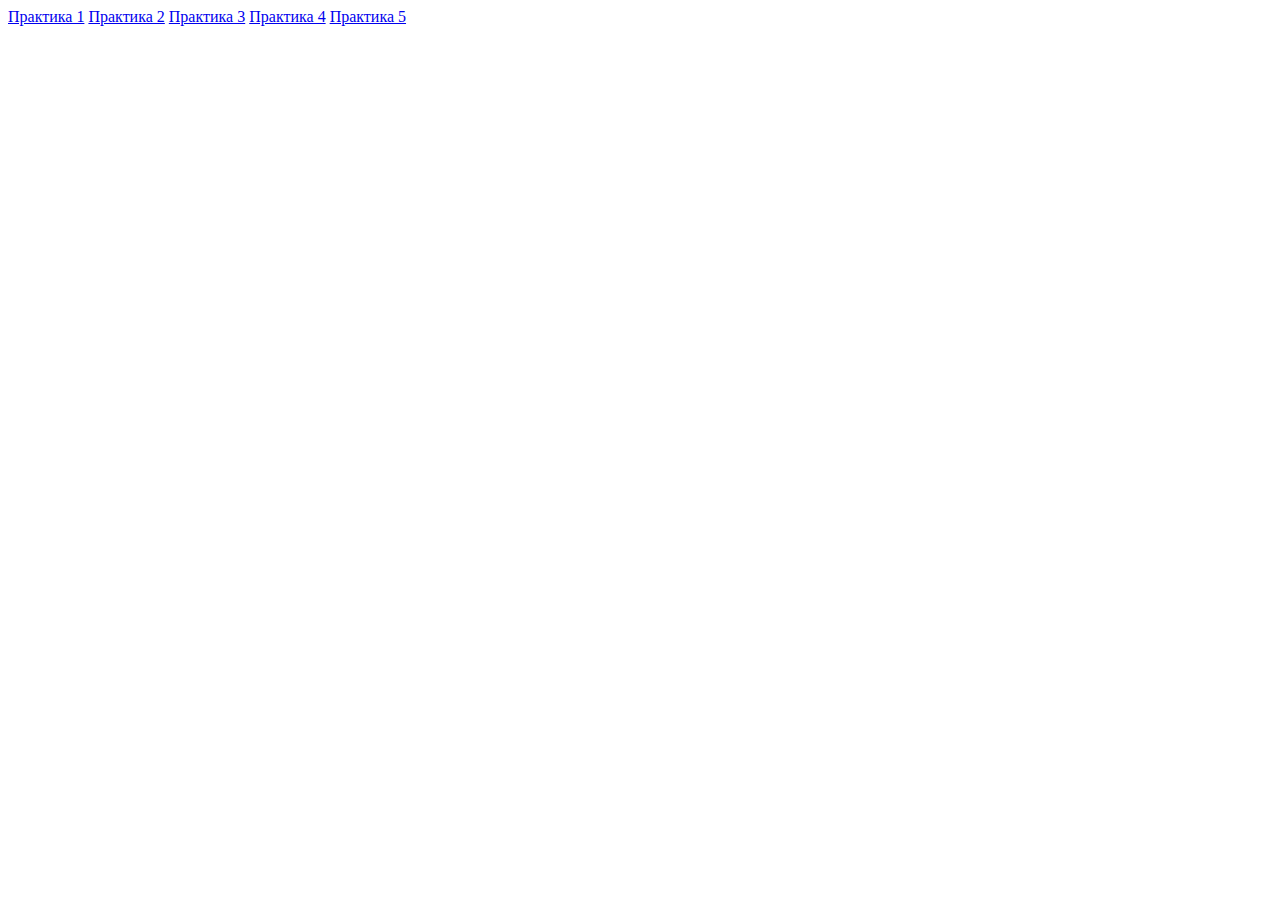
<file: index.html>
<!DOCTYPE html>
<html lang="en">
<head>
    <meta charset="UTF-8">
    <meta http-equiv="X-UA-Compatible" content="IE=edge">
    <meta name="viewport" content="width=device-width, initial-scale=1.0">
    <title>Document</title>
</head>
<body>
    <a href="1\index.html">Практика 1</a>
    <a href="2\index.html">Практика 2</a>
    <a href="3\index.html">Практика 3</a>
    <a href="4\index.html">Практика 4</a>
    <a href="5\index.html">Практика 5</a>
</body>
</html>
</file>
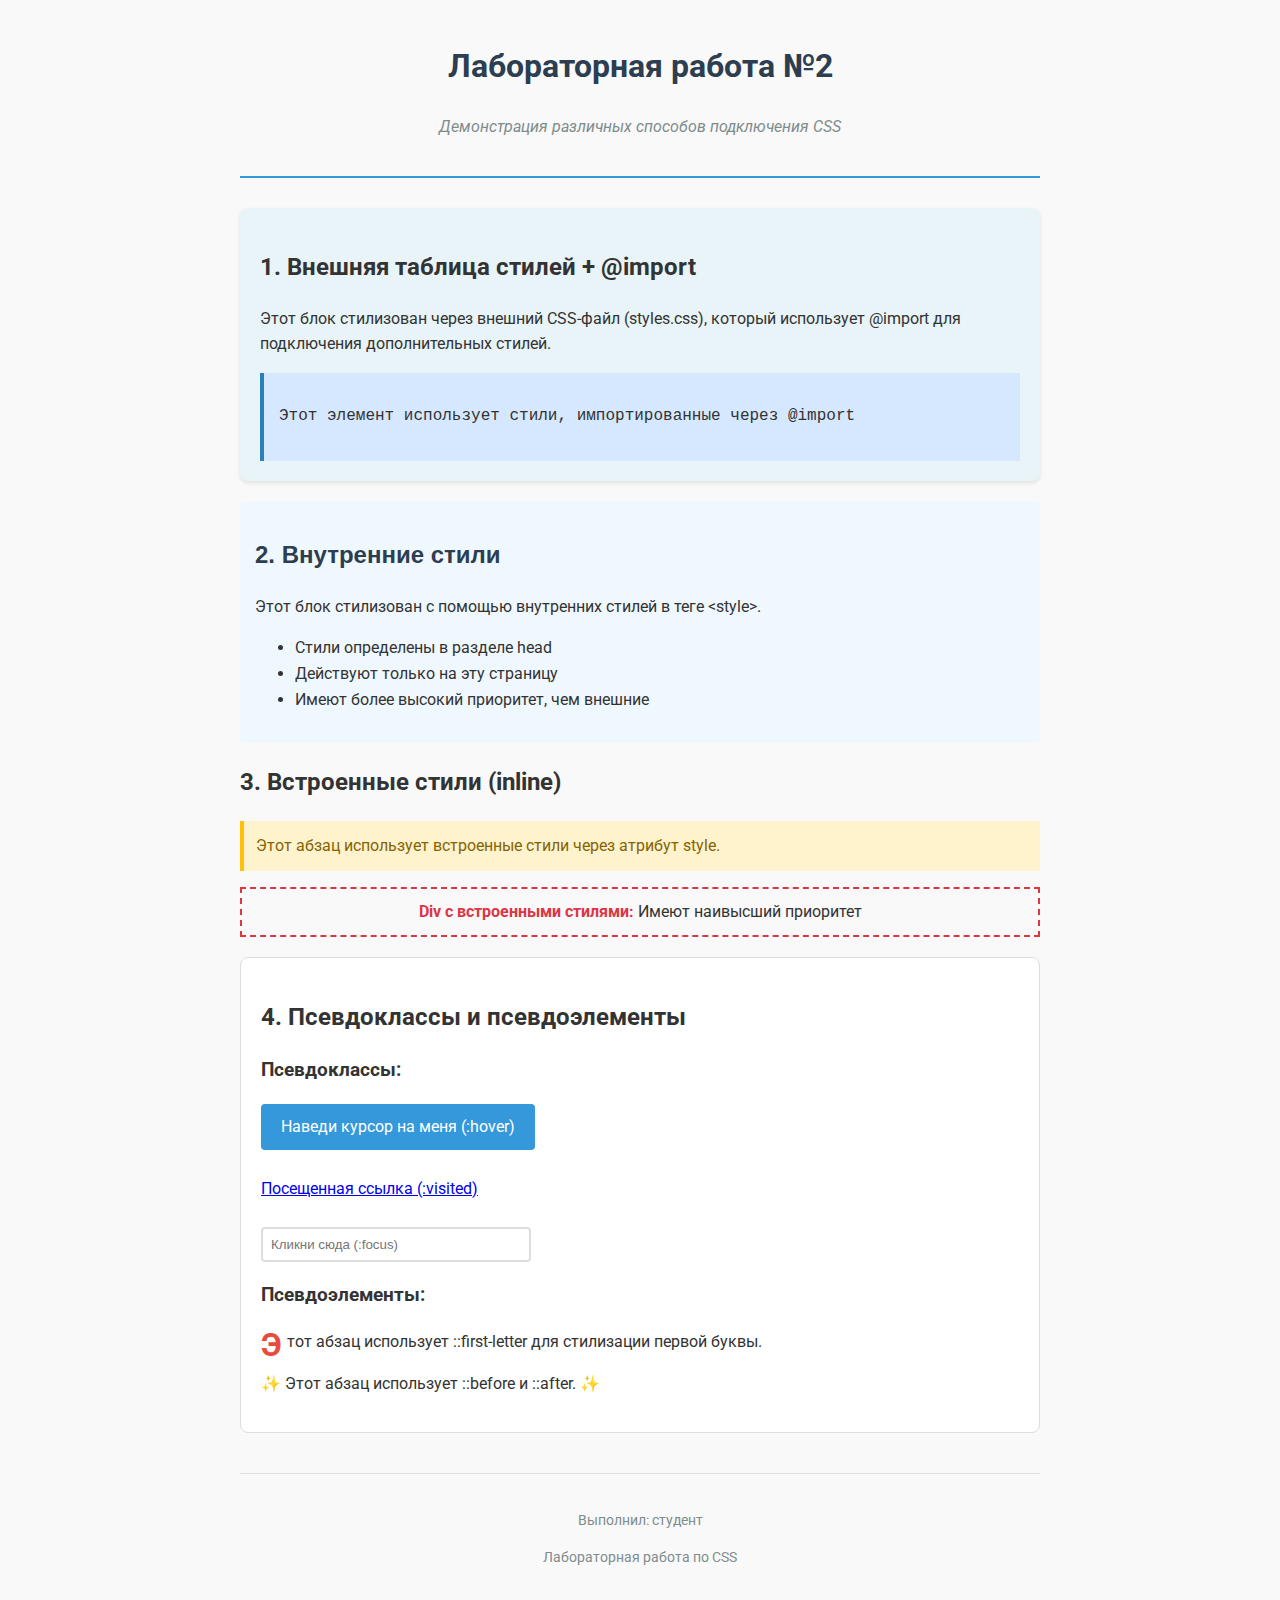
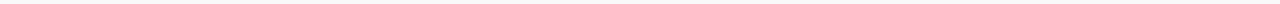
<file: Второе/index.html>
<!DOCTYPE html>
<html lang="ru">
<head>
    <meta charset="UTF-8">
    <meta name="viewport" content="width=device-width, initial-scale=1.0">
    <title>Лабораторная работа №2 - CSS</title>
    
    <!-- 1) Внешняя таблица стилей -->
    <link rel="stylesheet" href="style.css">
    
    <!-- 2) Внутренние стили -->
    <style>
        /* Внутренняя таблица стилей */
        .internal-style {
            background-color: #f0f8ff;
            padding: 15px;
            border-radius: 5px;
            margin: 10px 0;
        }
        
        .internal-title {
            color: #2c3e50;
            font-family: 'Segoe UI', Tahoma, Geneva, Verdana, sans-serif;
        }
    </style>
</head>
<body>
    <header>
        <h1>Лабораторная работа №2</h1>
        <p class="subtitle">Демонстрация различных способов подключения CSS</p>
    </header>

    <main>
        <!-- Раздел 1: Внешние стили + @import -->
        <section class="external-section">
            <h2>1. Внешняя таблица стилей + @import</h2>
            <p>Этот блок стилизован через внешний CSS-файл (styles.css), 
               который использует @import для подключения дополнительных стилей.</p>
            <div class="import-demo">
                <p>Этот элемент использует стили, импортированные через @import</p>
            </div>
        </section>

        <!-- Раздел 2: Внутренние стили -->
        <section class="internal-style">
            <h2 class="internal-title">2. Внутренние стили</h2>
            <p>Этот блок стилизован с помощью внутренних стилей в теге &lt;style&gt;.</p>
            <ul>
                <li>Стили определены в разделе head</li>
                <li>Действуют только на эту страницу</li>
                <li>Имеют более высокий приоритет, чем внешние</li>
            </ul>
        </section>

        <!-- Раздел 3: Встроенные стили -->
        <section>
            <h2>3. Встроенные стили (inline)</h2>
            <p style="background-color: #fff3cd; padding: 12px; border-left: 4px solid #ffc107; color: #856404;">
                Этот абзац использует встроенные стили через атрибут style.
            </p>
            <div style="margin: 15px 0; padding: 10px; border: 2px dashed #dc3545; text-align: center;">
                <span style="font-weight: bold; color: #dc3545;">Div с встроенными стилями:</span>
                Имеют наивысший приоритет
            </div>
        </section>

        <!-- Раздел 4: Псевдоклассы и псевдоэлементы -->
        <section class="pseudo-section">
            <h2>4. Псевдоклассы и псевдоэлементы</h2>
            
            <div class="pseudoclasses">
                <h3>Псевдоклассы:</h3>
                <a href="#hover-demo" class="hover-link">Наведи курсор на меня (:hover)</a><br><br>
                <a href="#visited-demo" class="visited-link">Посещенная ссылка (:visited)</a><br><br>
                <input type="text" class="focus-input" placeholder="Кликни сюда (:focus)">
            </div>
            
            <div class="pseudoelements">
                <h3>Псевдоэлементы:</h3>
                <p class="first-letter">Этот абзац использует ::first-letter для стилизации первой буквы.</p>
                <p class="before-after">Этот абзац использует ::before и ::after.</p>
            </div>
        </section>
    </main>

    <footer>
        <p>Выполнил: студент</p>
        <p>Лабораторная работа по CSS</p>
    </footer>
</body>
</html>
</file>
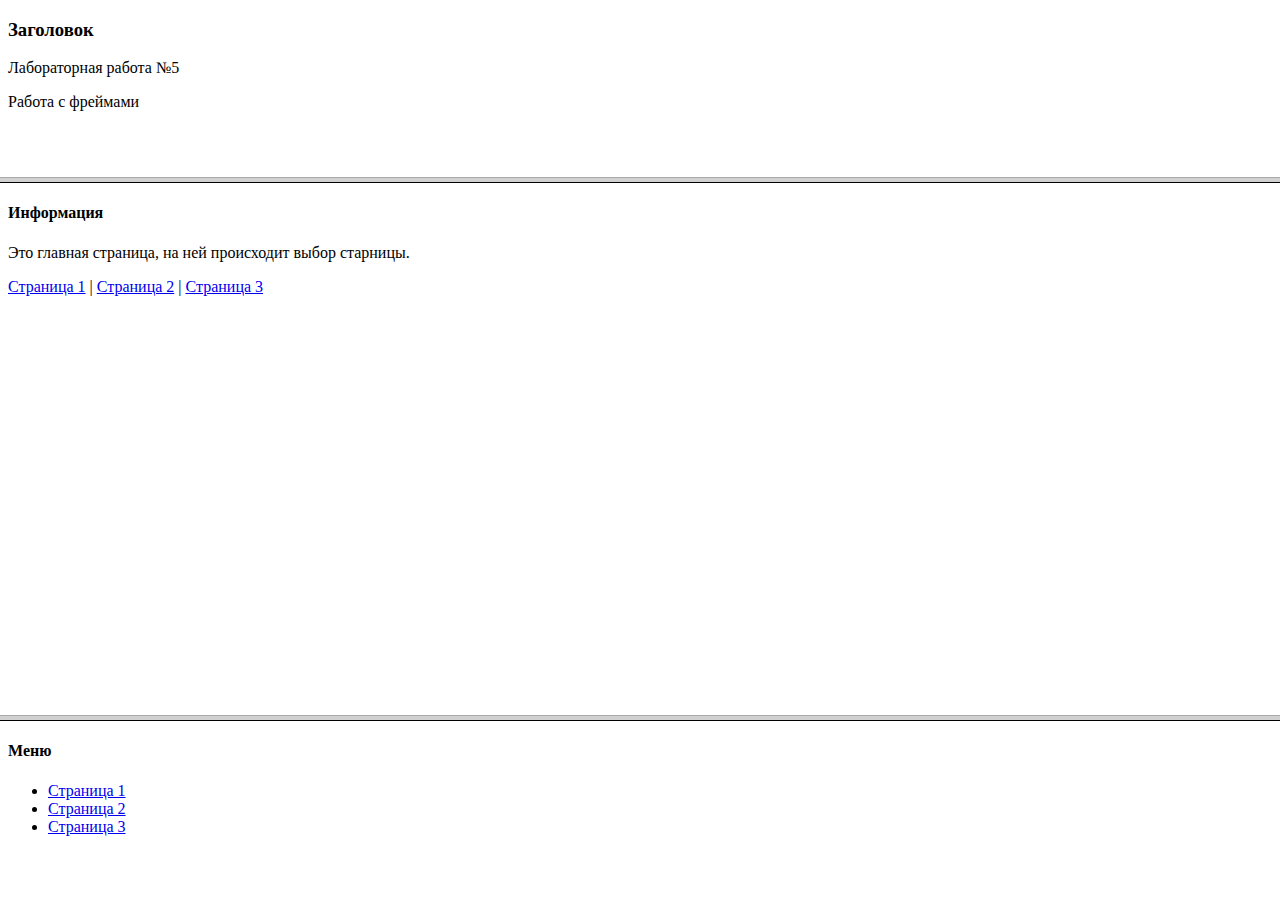
<file: Пятое/index.html>
<!DOCTYPE html>
<html>
<head>
    <meta charset="UTF-8">
    <title>ЛР5 Фреймы</title>
</head>
<frameset rows="50, 150, 50">
    <frame src="header.html" name="header">
    <frame src="info.html" name="info">
    <frame src="menu.html" name="menu">
</frameset>
</html>
</file>
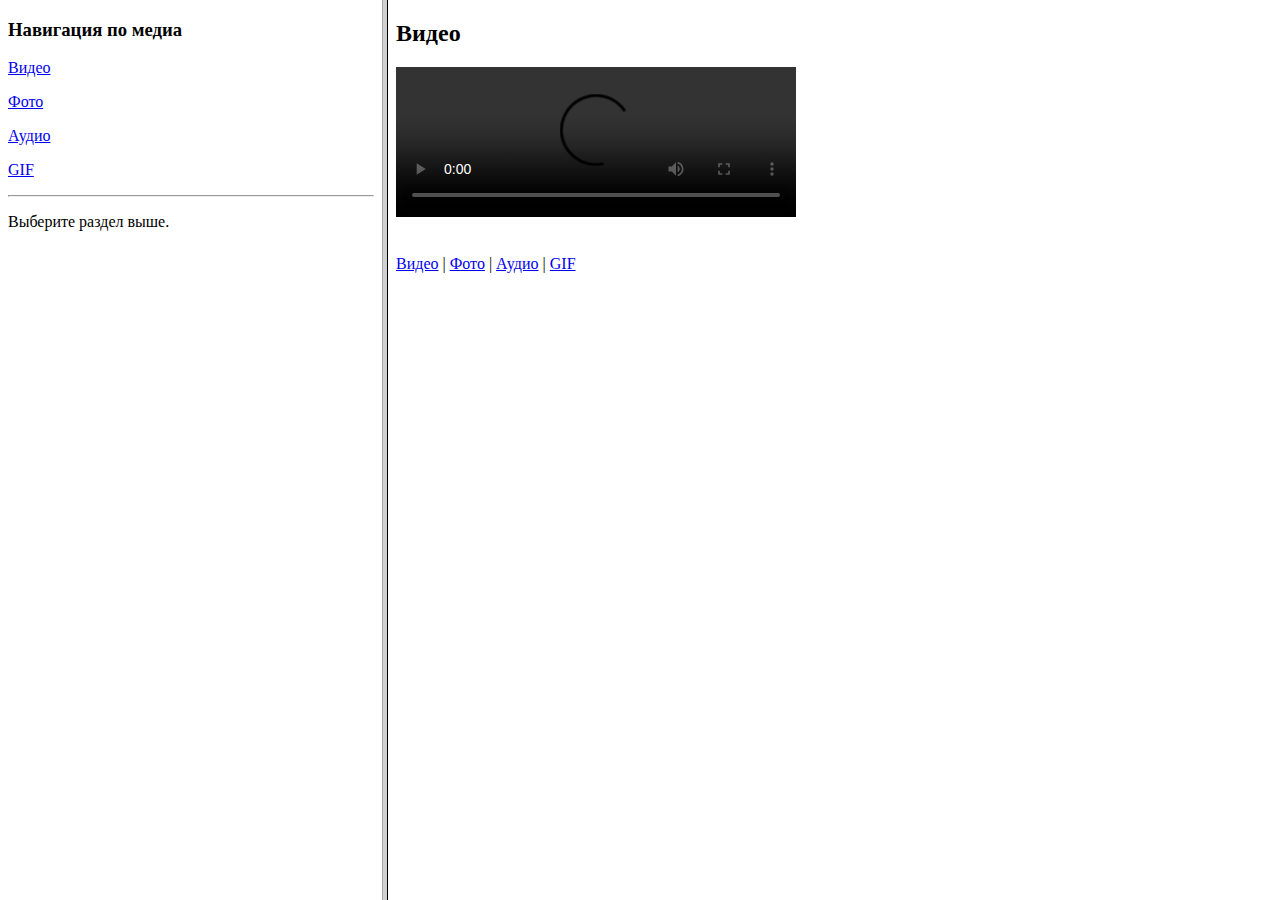
<file: Шестое/index.html>
<!DOCTYPE html>
<html lang="ru">
<head>
    <meta charset="UTF-8">
    <title>Лабораторная работа 6: Фреймы и медиа</title>
</head>
<!-- Набор фреймов: левый (меню) 20%, правый (информационный) 80% -->
<frameset cols="30%,70%">
    <frame src="menu.html" name="menu" noresize>
    <frame src="info.html" name="info" noresize>
</frameset>
</html>
</file>
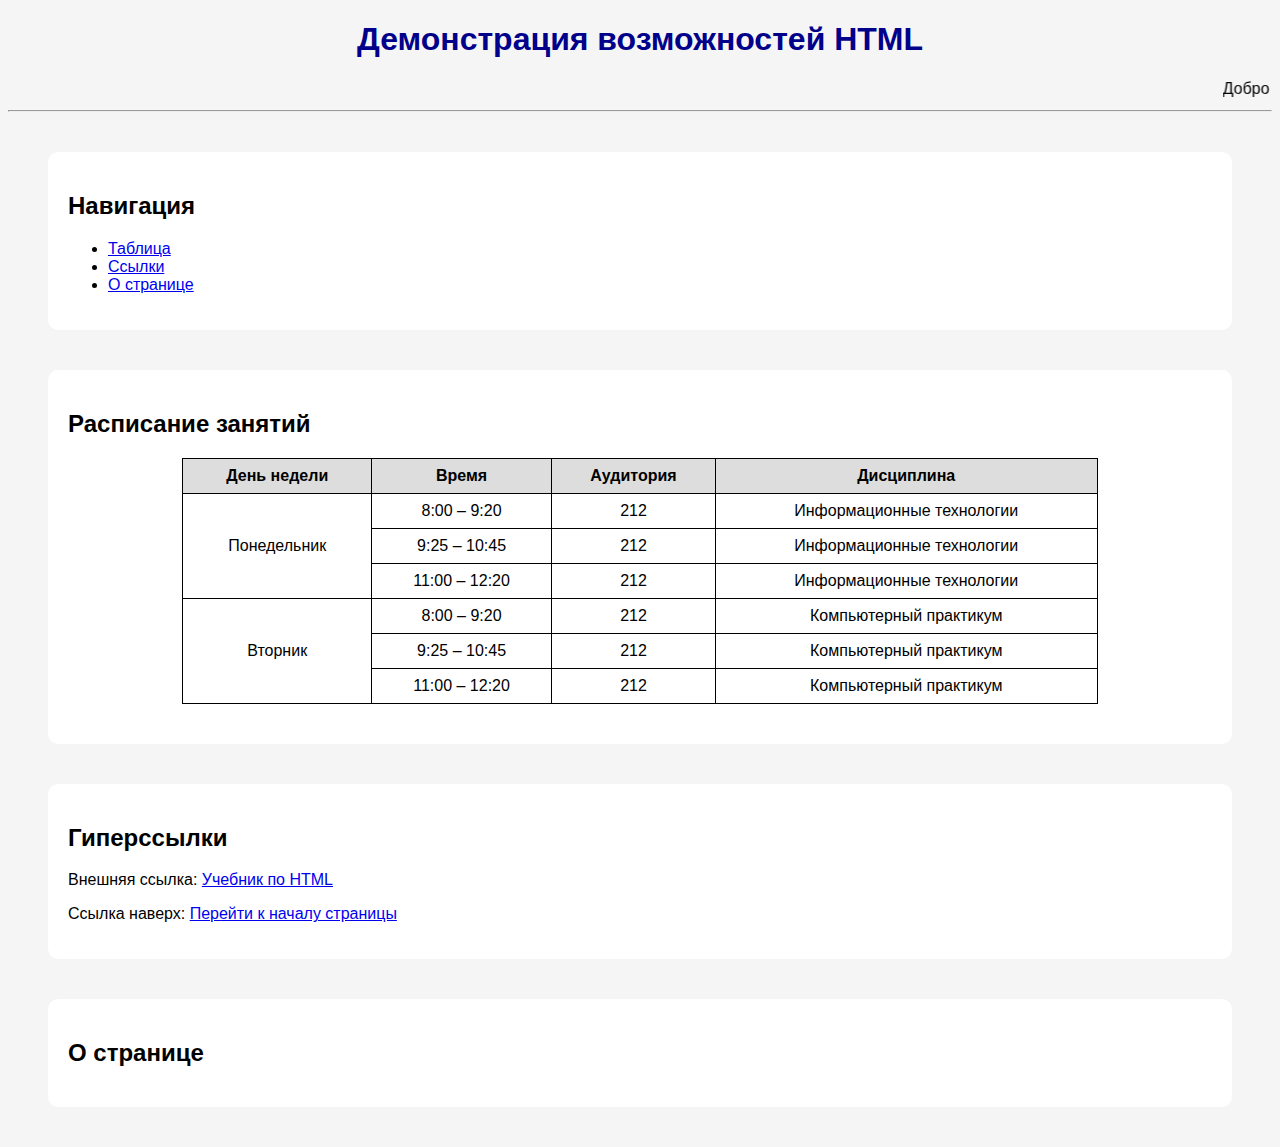
<file: 1 dop.html>
<!DOCTYPE html>
<html lang="ru">
<head>
    <meta charset="UTF-8">
    <meta name="description" content="Учебный пример HTML-документа">
    <meta name="author" content="Студент">
    <meta name="viewport" content="width=device-width, initial-scale=1.0">

    <title>Пример HTML-документа</title>

    <!-- Подключение внешнего CSS (пример) -->
    <link rel="sheet" href="style.css">

    <!-- Внутренние стили -->
    <style>
        body {
            font-family: Arial, sans-serif;
            background-color: #f5f5f5;
        }

        h1 {
            text-align: center;
            color: darkblue;
        }

        table {
            border-collapse: collapse;
            width: 80%;
            margin: 20px auto;
            background: white;
        }

        th, td {
            border: 1px solid black;
            padding: 8px;
            text-align: center;
        }

        th {
            background-color: #ddd;
        }

        .section {
            margin: 40px;
            padding: 20px;
            background: white;
            border-radius: 10px;
        }
    </style>
</head>

<body>

<!-- Якорь -->
<a id="top"></a>

<h1>Демонстрация возможностей HTML</h1>

<!-- Бегущая строка -->
<marquee behavior="scroll" direction="left" scrollamount="6">
    Добро пожаловать на учебную страницу по HTML!
</marquee>

<hr>

<!-- Навигация -->
<div class="section">
    <h2>Навигация</h2>

    <ul>
        <li><a href="#table">Таблица</a></li>
        <li><a href="#links">Ссылки</a></li>
        <li><a href="#about">О странице</a></li>
    </ul>
</div>

<!-- Таблица -->
<div class="section" id="table">

    <h2>Расписание занятий</h2>

    <table>

        <tr>
            <th>День недели</th>
            <th>Время</th>
            <th>Аудитория</th>
            <th>Дисциплина</th>
        </tr>

        <tr>
            <td rowspan="3">Понедельник</td>
            <td>8:00 – 9:20</td>
            <td>212</td>
            <td>Информационные технологии</td>
        </tr>

        <tr>
            <td>9:25 – 10:45</td>
            <td>212</td>
            <td>Информационные технологии</td>
        </tr>

        <tr>
            <td>11:00 – 12:20</td>
            <td>212</td>
            <td>Информационные технологии</td>
        </tr>

        <tr>
            <td rowspan="3">Вторник</td>
            <td>8:00 – 9:20</td>
            <td>212</td>
            <td>Компьютерный практикум</td>
        </tr>

        <tr>
            <td>9:25 – 10:45</td>
            <td>212</td>
            <td>Компьютерный практикум</td>
        </tr>

        <tr>
            <td>11:00 – 12:20</td>
            <td>212</td>
            <td>Компьютерный практикум</td>
        </tr>

    </table>

</div>

<!-- Ссылки -->
<div class="section" id="links">

    <h2>Гиперссылки</h2>

    <p>
        Внешняя ссылка:
        <a href="https://practicum.yandex.ru/blog/samouchitel-web-dizayn/?ysclid=mlgi0qi7og122902479" target="_blank">
            Учебник по HTML
        </a>
    </p>

    <p>
        Ссылка наверх:
        <a href="#top">Перейти к началу страницы</a>
    </p>

</div>

<!-- Информация -->
<div class="section" id="about">

    <h2>О странице</h2>

    <p>
        </p>

</body>
</html>
</file>
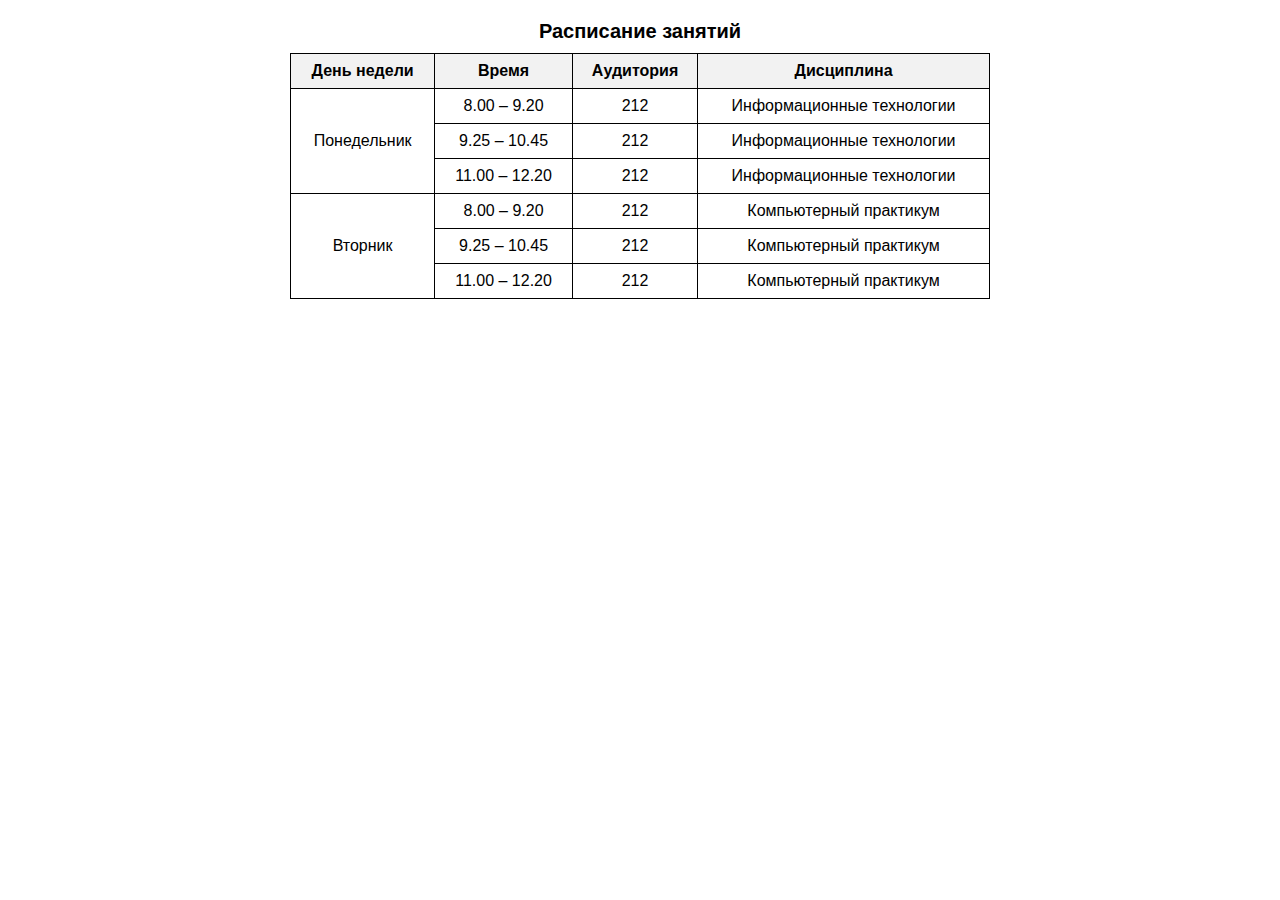
<file: 1.html>
<!DOCTYPE html>
<html lang="ru">
<head>
    <meta charset="UTF-8">
    <title>Расписание занятий</title>
    <style>
        table {
            border-collapse: collapse;
            width: 700px;
            margin: 20px auto;
            font-family: Arial, sans-serif;
        }

        th, td {
            border: 1px solid black;
            padding: 8px;
            text-align: center;
        }

        th {
            background-color: #f2f2f2;
        }

        caption {
            font-size: 20px;
            font-weight: bold;
            margin-bottom: 10px;
        }
    </style>
</head>
<body>

<table>
    <caption>Расписание занятий</caption>

    <tr>
        <th>День недели</th>
        <th>Время</th>
        <th>Аудитория</th>
        <th>Дисциплина</th>
    </tr>

    <!-- Понедельник -->
    <tr>
        <td rowspan="3">Понедельник</td>
        <td>8.00 – 9.20</td>
        <td>212</td>
        <td>Информационные технологии</td>
    </tr>
    <tr>
        <td>9.25 – 10.45</td>
        <td>212</td>
        <td>Информационные технологии</td>
    </tr>
    <tr>
        <td>11.00 – 12.20</td>
        <td>212</td>
        <td>Информационные технологии</td>
    </tr>

    <!-- Вторник -->
    <tr>
        <td rowspan="3">Вторник</td>
        <td>8.00 – 9.20</td>
        <td>212</td>
        <td>Компьютерный практикум</td>
    </tr>
    <tr>
        <td>9.25 – 10.45</td>
        <td>212</td>
        <td>Компьютерный практикум</td>
    </tr>
    <tr>
        <td>11.00 – 12.20</td>
        <td>212</td>
        <td>Компьютерный практикум</td>
    </tr>

   
</table>

</body>
</html>
</file>
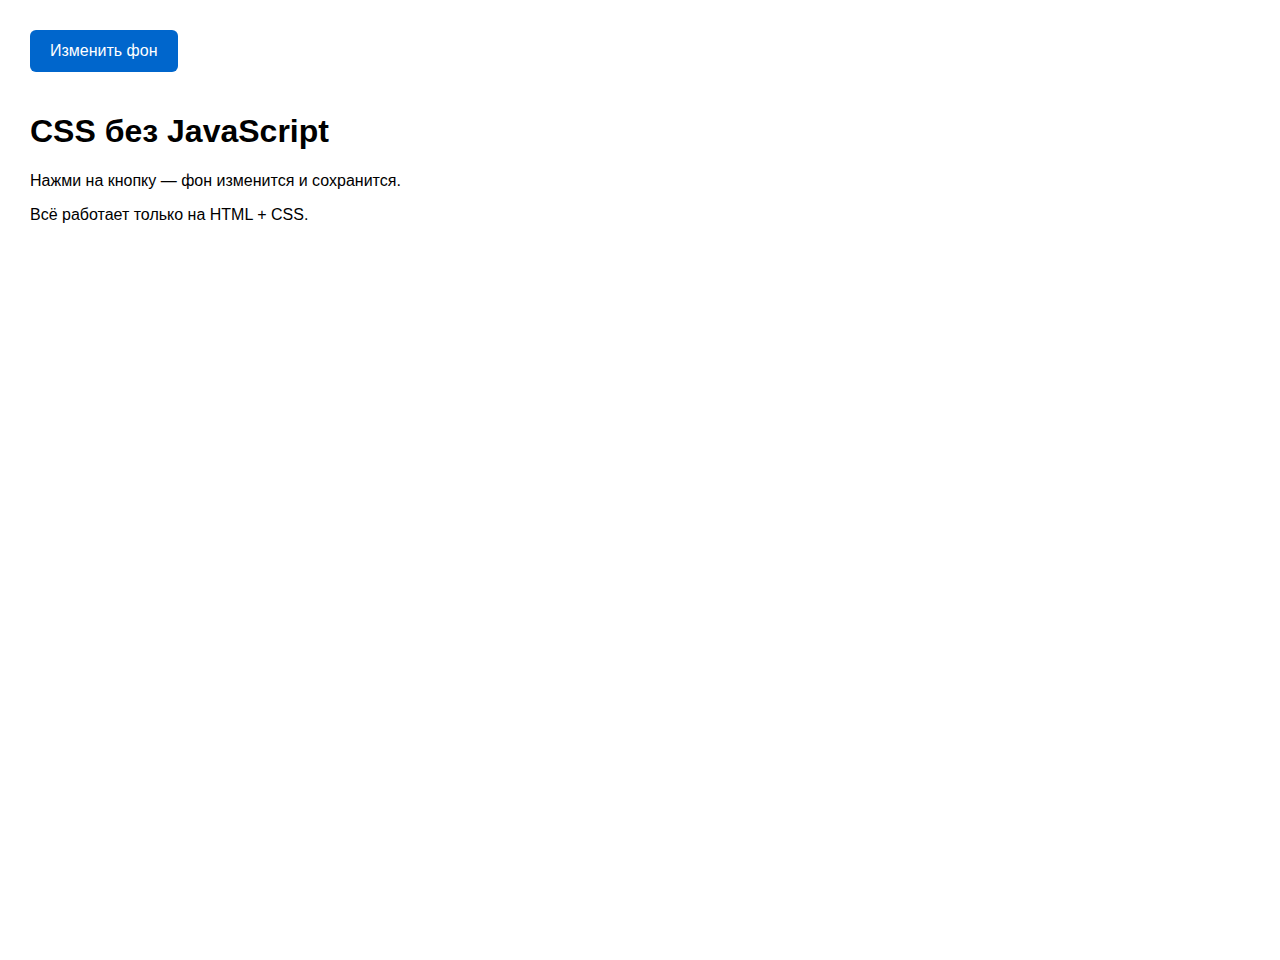
<file: 2dop.html>
<!DOCTYPE html>
<html lang="ru">
<head>
<meta charset="UTF-8">
<title>Смена фона без JavaScript</title>

<style>

body {
    margin: 0;
    font-family: Arial, sans-serif;
}

/* Скрываем checkbox */
#toggle {
    display: none;
}

/* Основной контейнер */
.page {
    min-height: 100vh;
    background: white;
    padding: 30px;
    transition: background 0.4s;
}

/* Когда checkbox включён — меняем фон */
#toggle:checked + .page {
    background: lightblue;
}

/* Кнопка */
label {
    display: inline-block;
    padding: 12px 20px;
    background: #0066cc;
    color: white;
    border-radius: 6px;
    cursor: pointer;
    margin-bottom: 20px;
}

label:hover {
    background: #004999;
}

</style>
</head>

<body>

<!-- Переключатель -->
<input type="checkbox" id="toggle">

<!-- Весь сайт внутри контейнера -->
<div class="page">

    <label for="toggle">Изменить фон</label>

    <h1>CSS без JavaScript</h1>

    <p>
        Нажми на кнопку — фон изменится и сохранится.
    </p>

    <p>
        Всё работает только на HTML + CSS.
    </p>

</div>

</body>
</html>
</file>
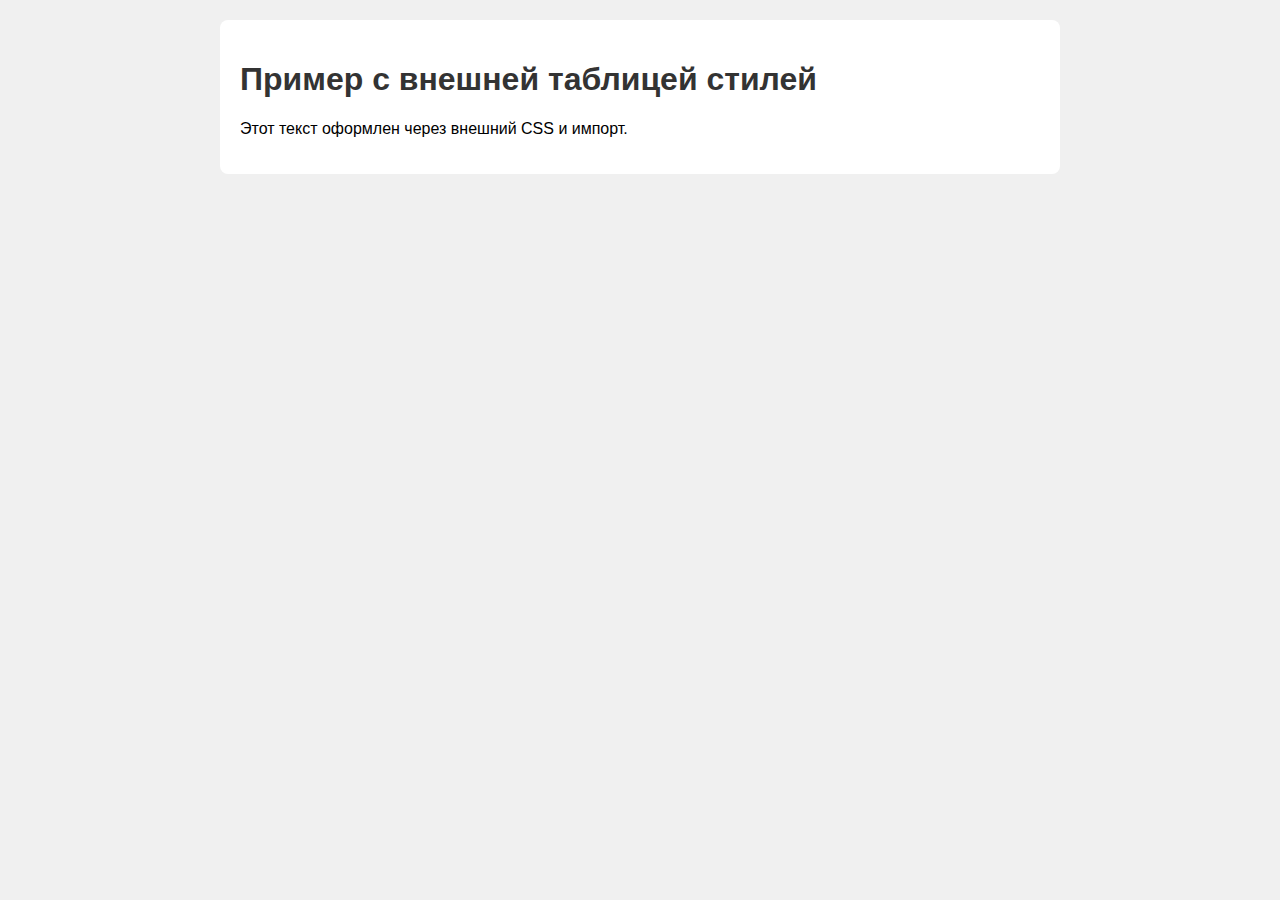
<file: index-external.html>
<!DOCTYPE html>
<html lang="ru">
<head>
    <meta charset="UTF-8">
    <title>Внешняя таблица стилей</title>
    <link rel="stylesheet" href="styles.css">
</head>
<body>
    <div class="container">
        <h1>Пример с внешней таблицей стилей</h1>
        <p>Этот текст оформлен через внешний CSS и импорт.</p>
    </div>
</body>
</html>
</file>
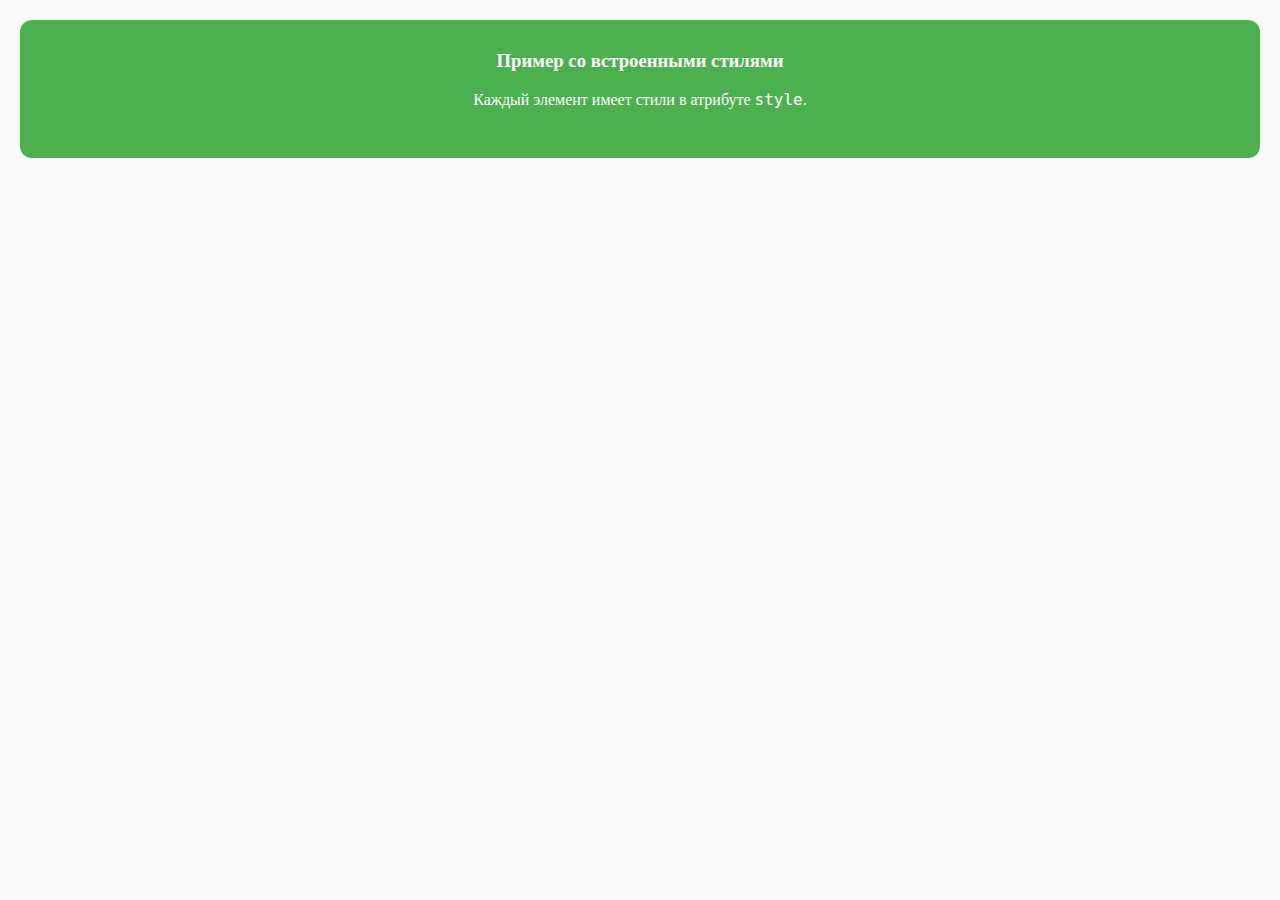
<file: index-inline.html>
<!DOCTYPE html>
<html lang="ru">
<head>
    <meta charset="UTF-8">
    <title>Встроенные стили</title>
</head>
<body style="font-family: Georgia, serif; background-color: #fafafa; margin: 0; padding: 20px;">
    <div style="background-color: #4caf50; color: white; padding: 30px; border-radius: 12px; text-align: center;">
        <h3 style="margin: 0;">Пример со встроенными стилями</h3>
        <p style="font-size: 16px; line-height: 1.5;">
            Каждый элемент имеет стили в атрибуте <code>style</code>.
        </p>
    </div>
</body>
</html>
</file>
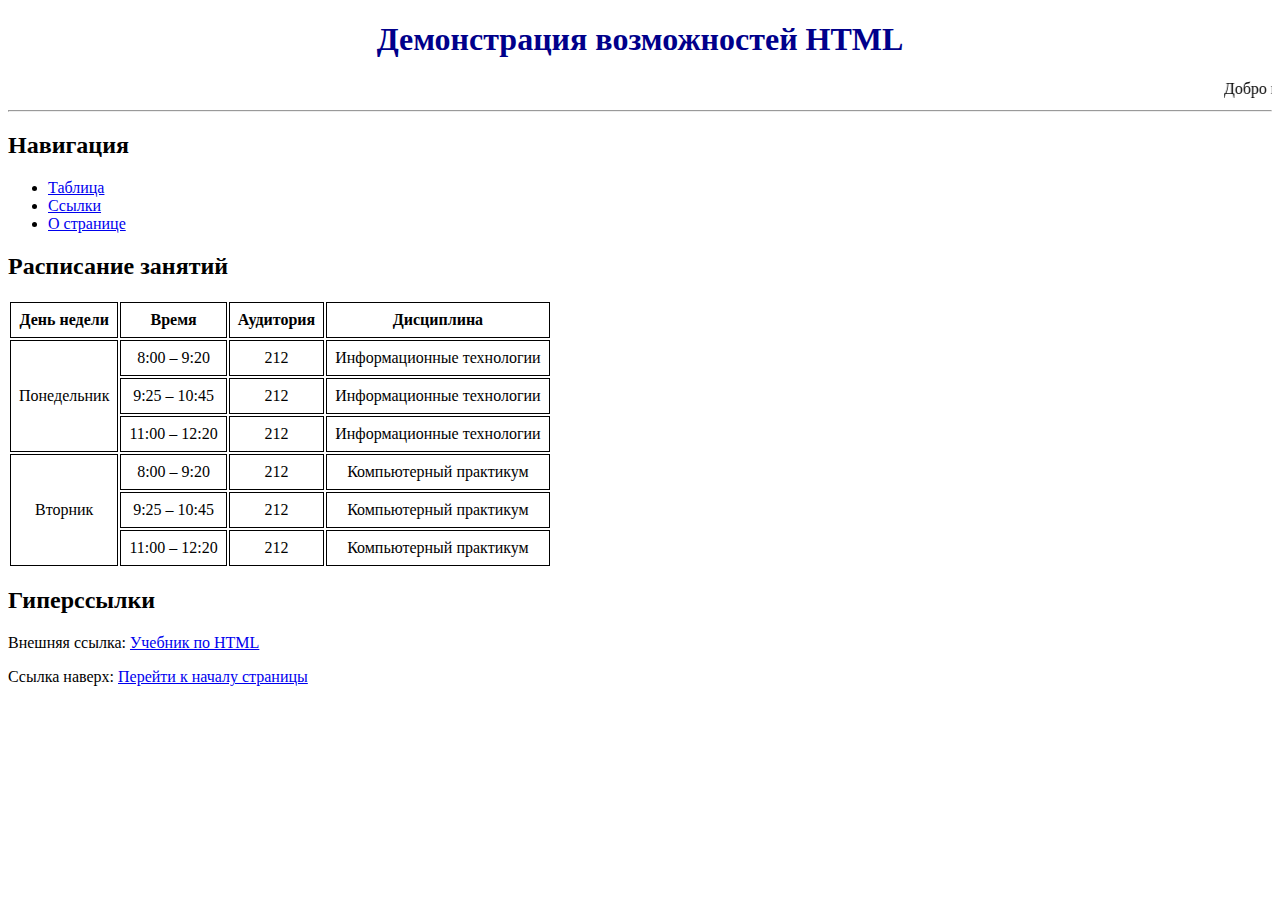
<file: Первое/ Dop1.html>
<!DOCTYPE html>
<html lang="ru">
<head>
    <meta charset="UTF-8">
    <meta name="description" content="Учебный пример HTML-документа">
    <meta name="author" content="Студент">
    <meta name="viewport" content="width=device-width, initial-scale=1.0">

    <title>Пример HTML-документа</title>

    <!-- Подключение внешнего CSS (пример) -->
    <link rel="sheet" href="style.css">

    <!-- Внутренние стили -->
    <style>

        h1 {
            text-align: center;
            color: darkblue;
        }
        th, td {
            border: 1px solid black;
            padding: 8px;
            text-align: center;
        }
    </style>
</head>

<body>

<!-- Якорь -->
<a id="top"></a>

<h1>Демонстрация возможностей HTML</h1>

<!-- Бегущая строка -->
<marquee behavior="scroll" direction="left" scrollamount="6">
    Добро пожаловать
</marquee>

<hr>

<!-- Навигация -->
<div class="section">
    <h2>Навигация</h2>

    <ul>
        <li><a href="#table">Таблица</a></li>
        <li><a href="#links">Ссылки</a></li>
        <li><a href="#about">О странице</a></li>
    </ul>
</div>

<!-- Таблица -->
<div class="section" id="table">

    <h2>Расписание занятий</h2>

    <table>

        <tr>
            <th>День недели</th>
            <th>Время</th>
            <th>Аудитория</th>
            <th>Дисциплина</th>
        </tr>

        <tr>
            <td rowspan="3">Понедельник</td>
            <td>8:00 – 9:20</td>
            <td>212</td>
            <td>Информационные технологии</td>
        </tr>

        <tr>
            <td>9:25 – 10:45</td>
            <td>212</td>
            <td>Информационные технологии</td>
        </tr>

        <tr>
            <td>11:00 – 12:20</td>
            <td>212</td>
            <td>Информационные технологии</td>
        </tr>

        <tr>
            <td rowspan="3">Вторник</td>
            <td>8:00 – 9:20</td>
            <td>212</td>
            <td>Компьютерный практикум</td>
        </tr>

        <tr>
            <td>9:25 – 10:45</td>
            <td>212</td>
            <td>Компьютерный практикум</td>
        </tr>

        <tr>
            <td>11:00 – 12:20</td>
            <td>212</td>
            <td>Компьютерный практикум</td>
        </tr>

    </table>

</div>

<!-- Ссылки -->
<div class="section" id="links">

    <h2>Гиперссылки</h2>

    <p>
        Внешняя ссылка:
        <a href="https://code.mu/ru/markup/book/prime/" target="_blank">
            Учебник по HTML
        </a>
    </p>

    <p>
        Ссылка наверх:
        <a href="#top">Перейти к началу страницы</a>
    </p>

</div>
</body>
</html>
</file>
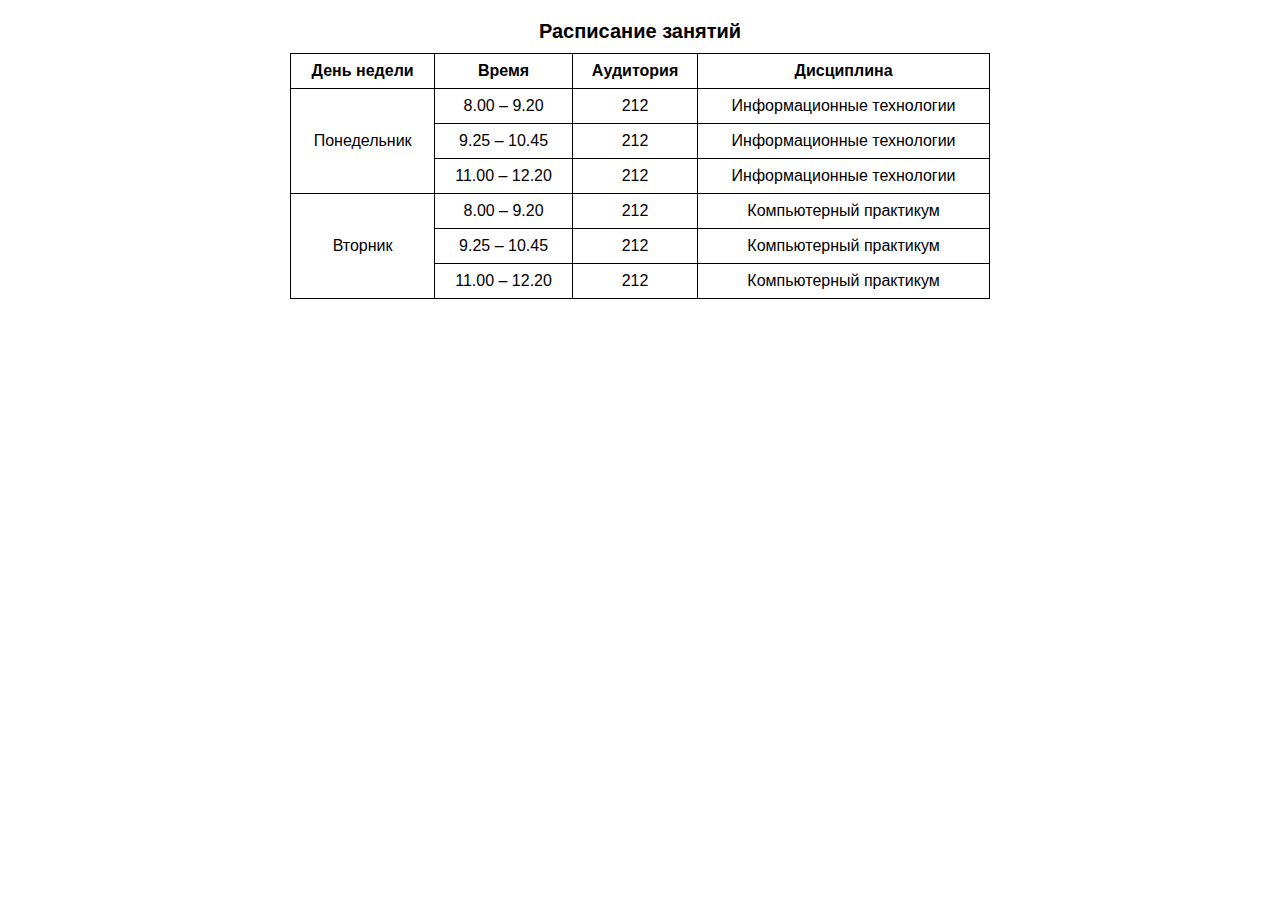
<file: Первое/Zadanie1.2.html>
<!DOCTYPE html>
<html lang="ru">
<head>
    <meta charset="UTF-8">
    <title>Расписание занятий</title>
    <style>
        table {
            border-collapse: collapse;
            width: 700px;
            margin: 20px auto;
            font-family: Arial, sans-serif;
        }
        th, td {
            border: 1px solid black;
            padding: 8px;
            text-align: center;
        }
        caption {
            font-size: 20px;
            font-weight: bold;
            margin-bottom: 10px;
        }
    </style>
</head>
<body>

<table>
    <caption>Расписание занятий</caption>

    <tr>
        <th>День недели</th>
        <th>Время</th>
        <th>Аудитория</th>
        <th>Дисциплина</th>
    </tr>

    <!-- Понедельник -->
    <tr>
        <td rowspan="3">Понедельник</td>
        <td>8.00 – 9.20</td>
        <td>212</td>
        <td>Информационные технологии</td>
    </tr>
    <tr>
        <td>9.25 – 10.45</td>
        <td>212</td>
        <td>Информационные технологии</td>
    </tr>
    <tr>
        <td>11.00 – 12.20</td>
        <td>212</td>
        <td>Информационные технологии</td>
    </tr>

    <!-- Вторник -->
    <tr>
        <td rowspan="3">Вторник</td>
        <td>8.00 – 9.20</td>
        <td>212</td>
        <td>Компьютерный практикум</td>
    </tr>
    <tr>
        <td>9.25 – 10.45</td>
        <td>212</td>
        <td>Компьютерный практикум</td>
    </tr>
    <tr>
        <td>11.00 – 12.20</td>
        <td>212</td>
        <td>Компьютерный практикум</td>
    </tr>

   
</table>

</body>
</html>
</file>
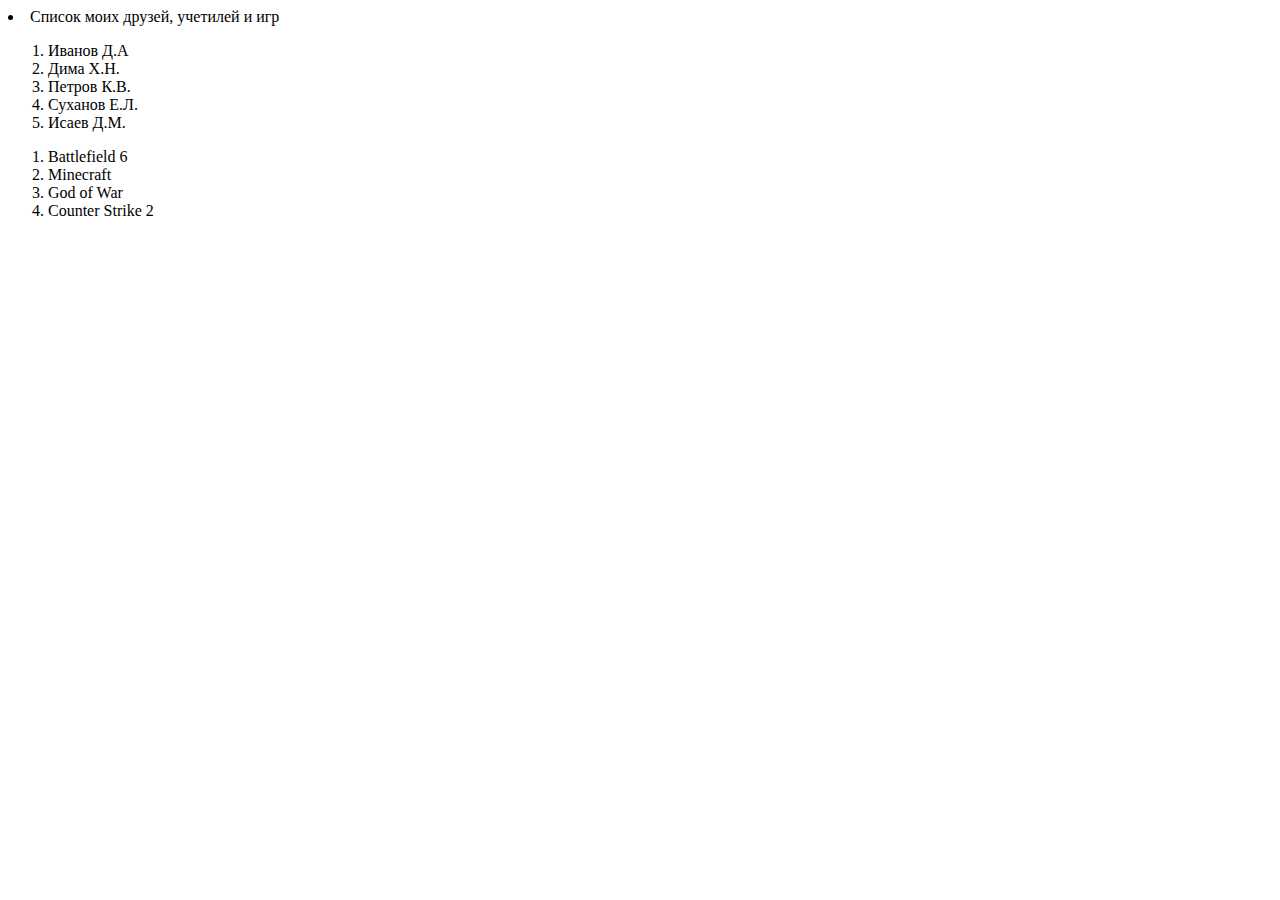
<file: Первое/Zadanie1.html>
<HTML>  
   <BODY>   
           <Li> Список моих друзей, учетилей и игр  
            <OL>  
              <LI> Иванов Д.А 
              <LI> Дима Х.Н.   
              <LI> Петров К.В.  
              <LI> Суханов Е.Л.   
              <LI> Исаев Д.М.  
       </UL>  
           </OL>  
<head>
    <title>Список игр</title>
</head>

<body>
<OL type = 1 start = 1>
    <LI>Battlefield 6</LI>
    <LI>Minecraft</LI>
    <LI>God of War</LI>
    <LI>Counter Strike 2</LI>

</OL>

</body>

   </BODY>  

</HTML>
</file>
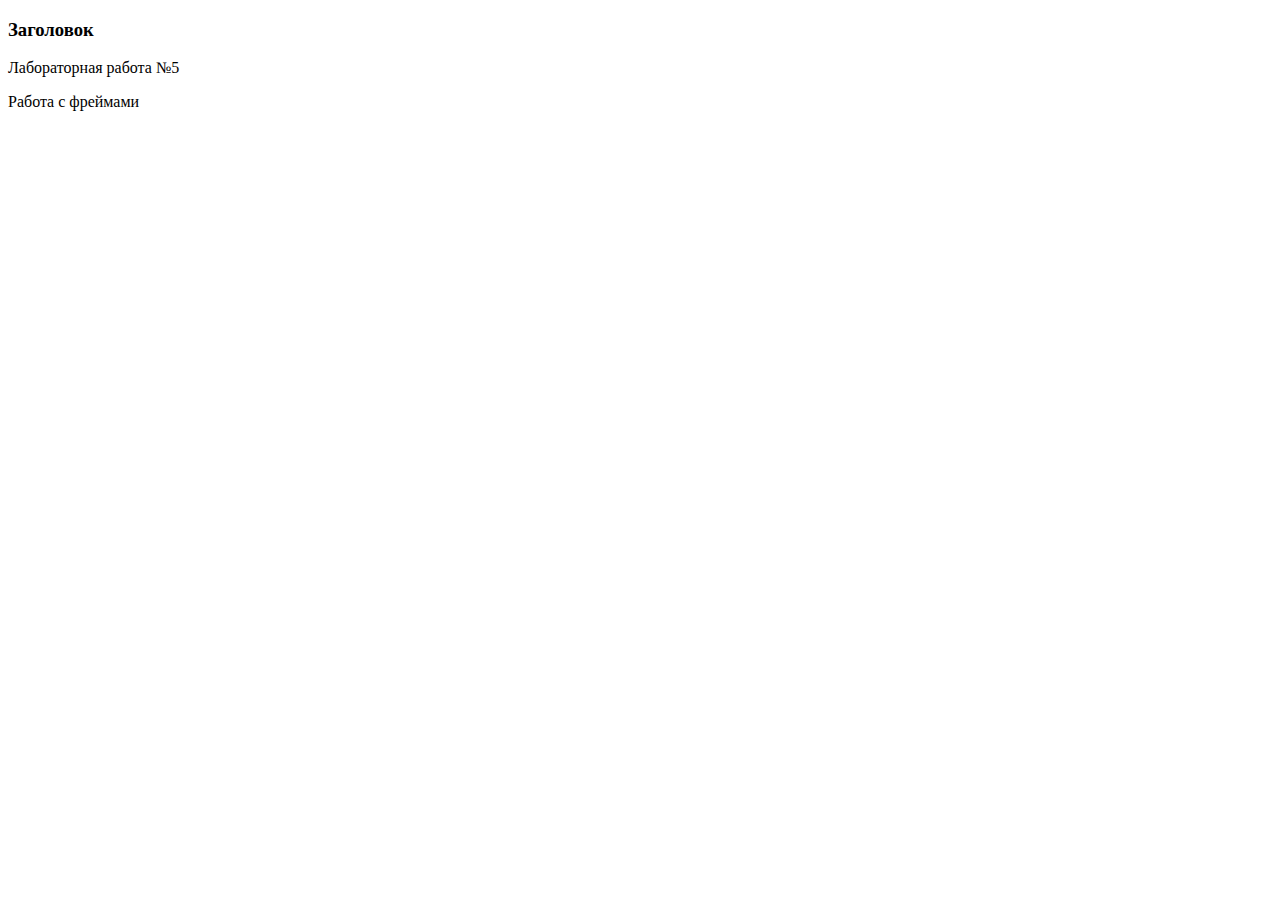
<file: Пятое/header.html>
<!DOCTYPE html>
<html>
<head>
    <meta charset="UTF-8">
    <title>Заголовок</title>
</head>
<body>
    <h3>Заголовок</h3>
    <p>Лабораторная работа №5</p>
    <p>Работа с фреймами</p>
</body>
</html>
</file>
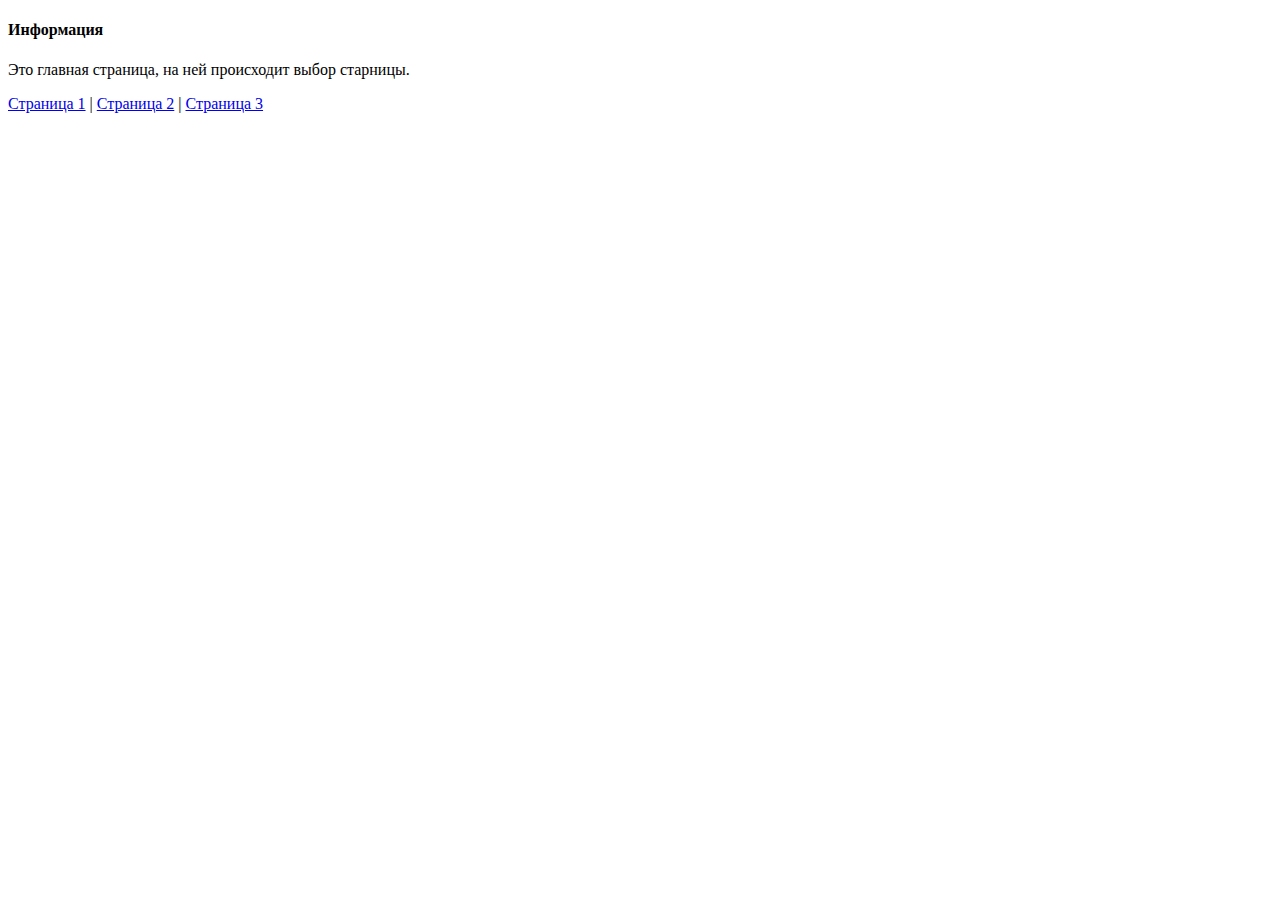
<file: Пятое/info.html>
<!DOCTYPE html>
<html>
<head>
    <meta charset="UTF-8">
    <title>Инфо</title>
</head>
<body>
    <h4>Информация</h4>
    <p>Это главная страница, на ней происходит выбор старницы. </p>
    <p>
        <a href="page1.html" target="_self">Страница 1</a> |
        <a href="page2.html" target="_self">Страница 2</a> |
        <a href="page3.html" target="_self">Страница 3</a>
    </p>
</body>
</html>
</file>
<file: Второе/style.css>
/* Внешняя таблица стилей */

/* Импорт дополнительных стилей */
@import url('https://fonts.googleapis.com/css2?family=Roboto:wght@300;400&display=swap');

/* Базовые стили */
body {
    font-family: 'Roboto', Arial, sans-serif;
    max-width: 800px;
    margin: 0 auto;
    padding: 20px;
    line-height: 1.6;
    background-color: #f9f9f9;
    color: #333;
}

header {
    text-align: center;
    margin-bottom: 30px;
    padding-bottom: 20px;
    border-bottom: 2px solid #3498db;
}

h1 {
    color: #2c3e50;
}

.subtitle {
    color: #7f8c8d;
    font-style: italic;
}

/* Стили для раздела внешних стилей */
.external-section {
    background-color: #e8f4f8;
    padding: 20px;
    border-radius: 8px;
    margin: 20px 0;
    box-shadow: 0 2px 4px rgba(0,0,0,0.1);
}

.import-demo {
    background-color: #d5e8ff;
    padding: 15px;
    margin-top: 15px;
    border-left: 4px solid #2980b9;
    font-family: 'Courier New', monospace;
}

/* Псевдоклассы */
.hover-link {
    display: inline-block;
    padding: 10px 20px;
    background-color: #3498db;
    color: white;
    text-decoration: none;
    border-radius: 4px;
    transition: all 0.3s ease;
}

.hover-link:hover {
    background-color: #2980b9;
    transform: translateY(-2px);
    box-shadow: 0 4px 8px rgba(0,0,0,0.2);
}

.visited-link:visited {
    color: #9b59b6;
    font-weight: bold;
}

.focus-input {
    padding: 8px;
    border: 2px solid #ddd;
    border-radius: 4px;
    width: 250px;
}

.focus-input:focus {
    outline: none;
    border-color: #2ecc71;
    box-shadow: 0 0 5px rgba(46, 204, 113, 0.5);
}

/* Псевдоэлементы */
.first-letter::first-letter {
    font-size: 200%;
    color: #e74c3c;
    font-weight: bold;
    float: left;
    line-height: 1;
    margin-right: 5px;
}

.before-after::before {
    content: "✨ ";
    color: #f1c40f;
}

.before-after::after {
    content: " ✨";
    color: #f1c40f;
}

.pseudo-section {
    background-color: #fff;
    padding: 20px;
    border-radius: 8px;
    margin: 20px 0;
    border: 1px solid #ddd;
}

footer {
    text-align: center;
    margin-top: 40px;
    padding-top: 20px;
    border-top: 1px solid #ddd;
    color: #7f8c8d;
    font-size: 0.9em;
}
</file>
<file: styles.css>
/* Внешняя таблица стилей */
body {
    font-family: Arial, sans-serif;
    background-color: #f0f0f0;
    margin: 0;
    padding: 20px;
}

.container {
    max-width: 800px;
    margin: 0 auto;
    background-color: white;
    padding: 20px;
    border-radius: 8px;
}

h1 {
    color: #333;
}

/* Импорт другого CSS-файла (пример) */
@import url('additional-styles.css');
</file>
